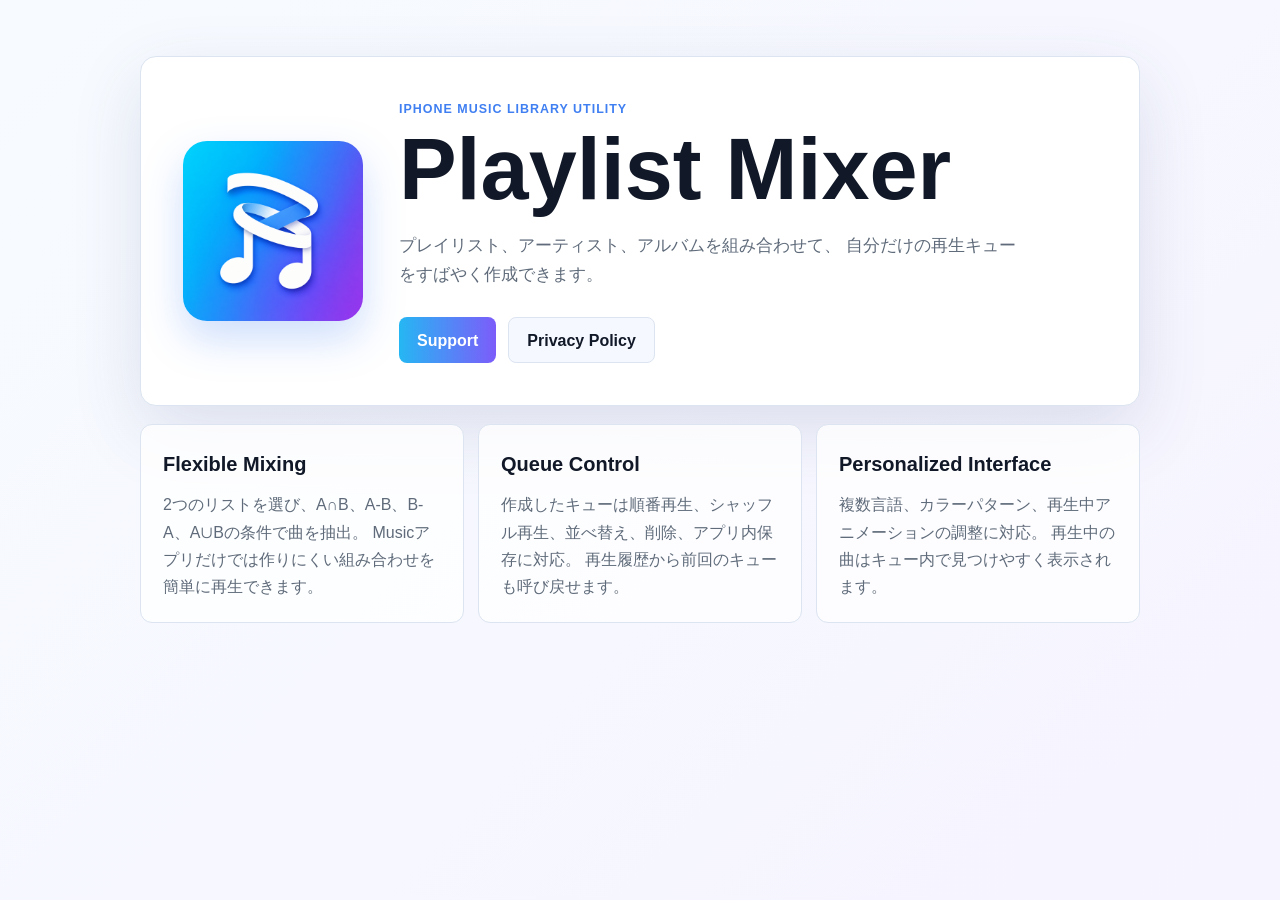
<file: docs/index.html>
<!doctype html>
<html lang="ja">
  <head>
    <meta charset="utf-8">
    <meta name="viewport" content="width=device-width, initial-scale=1">
    <meta
      name="description"
      content="Playlist Mixerは、Musicライブラリのプレイリスト、アーティスト、アルバムを組み合わせて再生キューを作成できるiPhoneアプリです。"
    >
    <title>Playlist Mixer</title>
    <link rel="stylesheet" href="./styles.css">
  </head>
  <body>
    <main class="page-shell">
      <section class="hero">
        <img class="app-icon" src="./assets/app-icon.png" alt="Playlist Mixer app icon">
        <div class="hero-copy">
          <p class="eyebrow">iPhone Music Library Utility</p>
          <h1>Playlist Mixer</h1>
          <p class="lead">
            プレイリスト、アーティスト、アルバムを組み合わせて、
            自分だけの再生キューをすばやく作成できます。
          </p>
          <div class="actions">
            <a class="button primary" href="./support.html">Support</a>
            <a class="button secondary" href="./privacy.html">Privacy Policy</a>
          </div>
        </div>
      </section>

      <section class="content-grid" aria-label="Features">
        <article>
          <h2>Flexible Mixing</h2>
          <p>
            2つのリストを選び、A∩B、A-B、B-A、A∪Bの条件で曲を抽出。
            Musicアプリだけでは作りにくい組み合わせを簡単に再生できます。
          </p>
        </article>
        <article>
          <h2>Queue Control</h2>
          <p>
            作成したキューは順番再生、シャッフル再生、並べ替え、削除、アプリ内保存に対応。
            再生履歴から前回のキューも呼び戻せます。
          </p>
        </article>
        <article>
          <h2>Personalized Interface</h2>
          <p>
            複数言語、カラーパターン、再生中アニメーションの調整に対応。
            再生中の曲はキュー内で見つけやすく表示されます。
          </p>
        </article>
      </section>
    </main>
  </body>
</html>
</file>
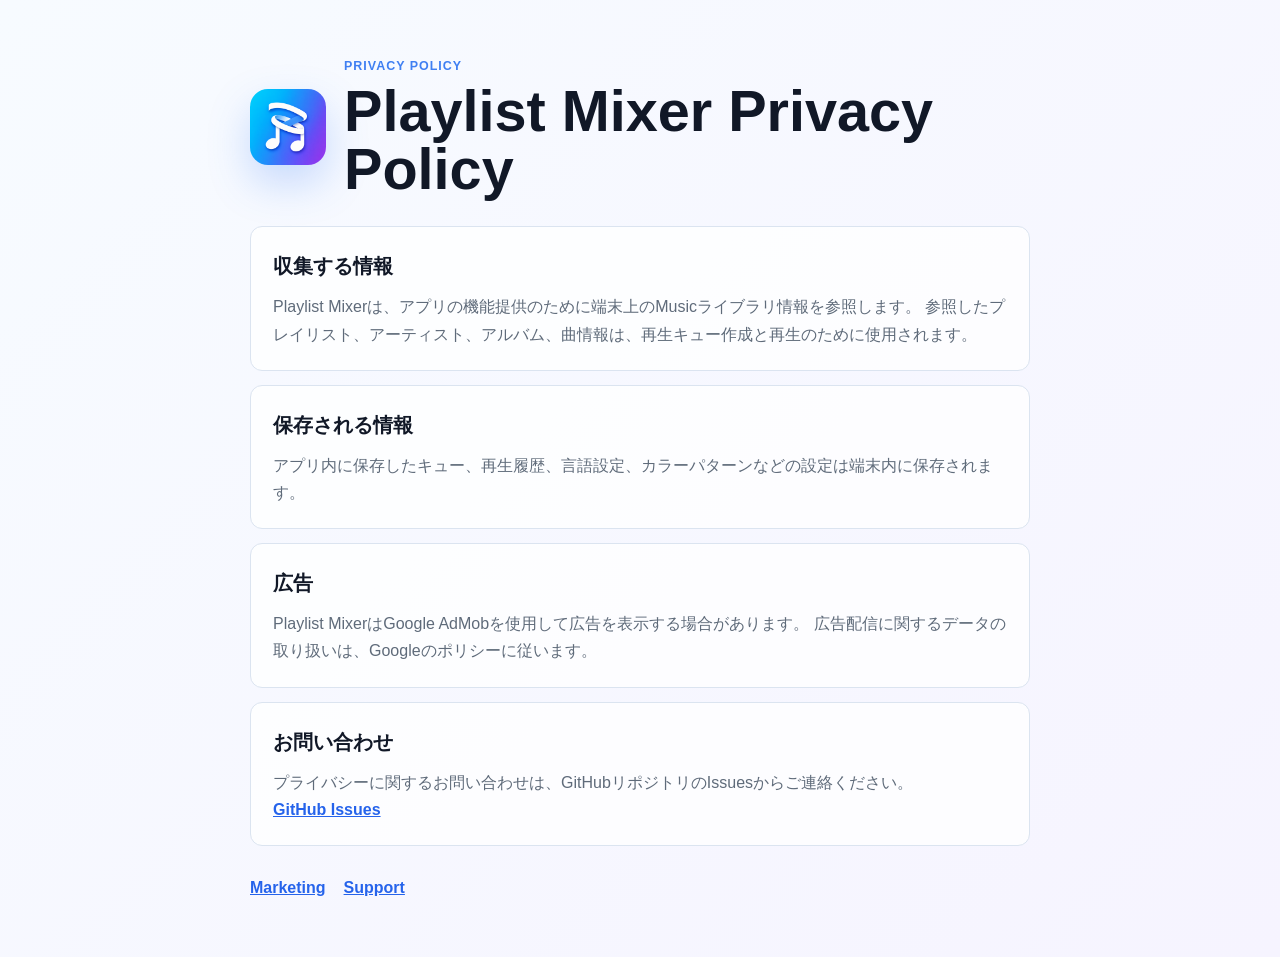
<file: docs/privacy.html>
<!doctype html>
<html lang="ja">
  <head>
    <meta charset="utf-8">
    <meta name="viewport" content="width=device-width, initial-scale=1">
    <meta name="description" content="Playlist Mixerのプライバシーポリシーです。">
    <title>Playlist Mixer Privacy Policy</title>
    <link rel="stylesheet" href="./styles.css">
  </head>
  <body>
    <main class="page-shell narrow">
      <header class="page-header">
        <img class="small-icon" src="./assets/app-icon.png" alt="Playlist Mixer app icon">
        <div>
          <p class="eyebrow">Privacy Policy</p>
          <h1>Playlist Mixer Privacy Policy</h1>
        </div>
      </header>

      <section class="support-section">
        <h2>収集する情報</h2>
        <p>
          Playlist Mixerは、アプリの機能提供のために端末上のMusicライブラリ情報を参照します。
          参照したプレイリスト、アーティスト、アルバム、曲情報は、再生キュー作成と再生のために使用されます。
        </p>
      </section>

      <section class="support-section">
        <h2>保存される情報</h2>
        <p>
          アプリ内に保存したキュー、再生履歴、言語設定、カラーパターンなどの設定は端末内に保存されます。
        </p>
      </section>

      <section class="support-section">
        <h2>広告</h2>
        <p>
          Playlist MixerはGoogle AdMobを使用して広告を表示する場合があります。
          広告配信に関するデータの取り扱いは、Googleのポリシーに従います。
        </p>
      </section>

      <section class="support-section">
        <h2>お問い合わせ</h2>
        <p>
          プライバシーに関するお問い合わせは、GitHubリポジトリのIssuesからご連絡ください。
        </p>
        <p>
          <a href="https://github.com/yamtomworks/PlayListMixer/issues">GitHub Issues</a>
        </p>
      </section>

      <nav class="footer-nav">
        <a href="./index.html">Marketing</a>
        <a href="./support.html">Support</a>
      </nav>
    </main>
  </body>
</html>
</file>
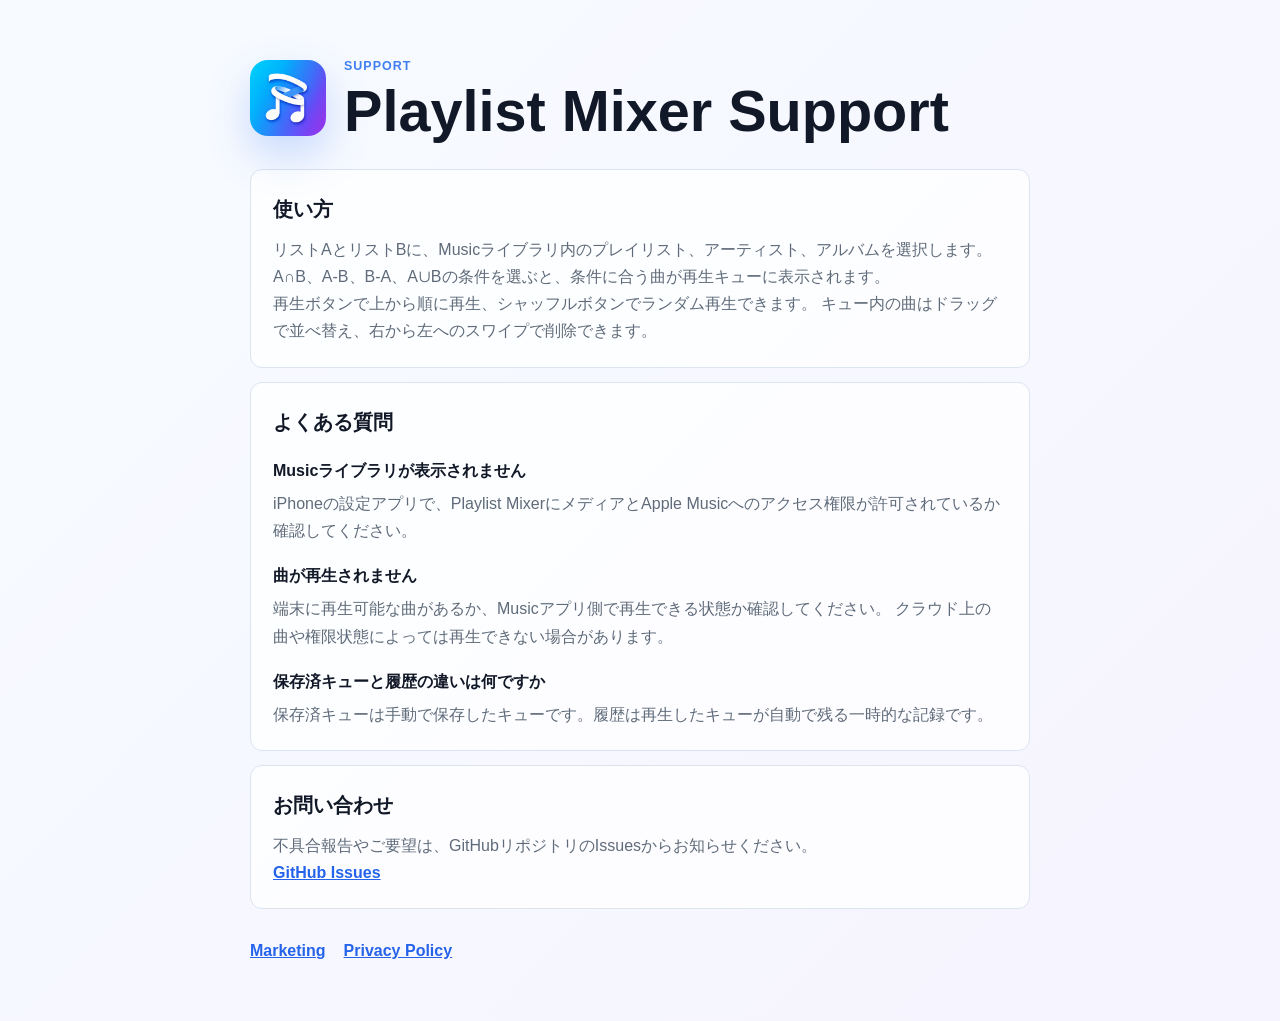
<file: docs/support.html>
<!doctype html>
<html lang="ja">
  <head>
    <meta charset="utf-8">
    <meta name="viewport" content="width=device-width, initial-scale=1">
    <meta
      name="description"
      content="Playlist Mixerのサポートページです。使い方、よくある質問、お問い合わせ方法を掲載しています。"
    >
    <title>Playlist Mixer Support</title>
    <link rel="stylesheet" href="./styles.css">
  </head>
  <body>
    <main class="page-shell narrow">
      <header class="page-header">
        <img class="small-icon" src="./assets/app-icon.png" alt="Playlist Mixer app icon">
        <div>
          <p class="eyebrow">Support</p>
          <h1>Playlist Mixer Support</h1>
        </div>
      </header>

      <section class="support-section">
        <h2>使い方</h2>
        <p>
          リストAとリストBに、Musicライブラリ内のプレイリスト、アーティスト、アルバムを選択します。
          A∩B、A-B、B-A、A∪Bの条件を選ぶと、条件に合う曲が再生キューに表示されます。
        </p>
        <p>
          再生ボタンで上から順に再生、シャッフルボタンでランダム再生できます。
          キュー内の曲はドラッグで並べ替え、右から左へのスワイプで削除できます。
        </p>
      </section>

      <section class="support-section">
        <h2>よくある質問</h2>
        <h3>Musicライブラリが表示されません</h3>
        <p>
          iPhoneの設定アプリで、Playlist MixerにメディアとApple Musicへのアクセス権限が許可されているか確認してください。
        </p>
        <h3>曲が再生されません</h3>
        <p>
          端末に再生可能な曲があるか、Musicアプリ側で再生できる状態か確認してください。
          クラウド上の曲や権限状態によっては再生できない場合があります。
        </p>
        <h3>保存済キューと履歴の違いは何ですか</h3>
        <p>
          保存済キューは手動で保存したキューです。履歴は再生したキューが自動で残る一時的な記録です。
        </p>
      </section>

      <section class="support-section">
        <h2>お問い合わせ</h2>
        <p>
          不具合報告やご要望は、GitHubリポジトリのIssuesからお知らせください。
        </p>
        <p>
          <a href="https://github.com/yamtomworks/PlayListMixer/issues">GitHub Issues</a>
        </p>
      </section>

      <nav class="footer-nav">
        <a href="./index.html">Marketing</a>
        <a href="./privacy.html">Privacy Policy</a>
      </nav>
    </main>
  </body>
</html>
</file>
<file: docs/styles.css>
:root {
  color-scheme: light;
  --ink: #111827;
  --muted: #5f6b7a;
  --line: #dbe4f0;
  --surface: #ffffff;
  --wash: #f5f8ff;
  --cyan: #25b7f3;
  --violet: #7c5cfa;
  --mix: #3f7ff2;
}

* {
  box-sizing: border-box;
}

body {
  margin: 0;
  min-height: 100vh;
  color: var(--ink);
  background: linear-gradient(135deg, #f7fbff 0%, #f6f4ff 100%);
  font-family: -apple-system, BlinkMacSystemFont, "Segoe UI", sans-serif;
  line-height: 1.7;
}

a {
  color: #2563eb;
  font-weight: 700;
}

.page-shell {
  width: min(1040px, 100%);
  margin: 0 auto;
  padding: 56px 20px;
}

.page-shell.narrow {
  width: min(820px, 100%);
}

.hero {
  display: grid;
  grid-template-columns: 180px 1fr;
  gap: 36px;
  align-items: center;
  padding: 42px;
  background: var(--surface);
  border: 1px solid var(--line);
  border-radius: 16px;
  box-shadow: 0 24px 70px rgba(56, 74, 120, 0.14);
}

.app-icon,
.small-icon {
  display: block;
  width: 100%;
  border-radius: 24px;
  box-shadow: 0 18px 42px rgba(63, 127, 242, 0.26);
}

.small-icon {
  width: 76px;
  border-radius: 18px;
}

.eyebrow {
  margin: 0 0 6px;
  color: var(--mix);
  font-size: 0.78rem;
  font-weight: 800;
  letter-spacing: 0.08em;
  text-transform: uppercase;
}

h1 {
  margin: 0;
  font-size: clamp(2.4rem, 7vw, 5.4rem);
  line-height: 1;
  letter-spacing: 0;
}

.page-header h1 {
  font-size: clamp(2rem, 6vw, 3.6rem);
}

h2 {
  margin: 0 0 10px;
  font-size: 1.25rem;
}

h3 {
  margin: 18px 0 6px;
  font-size: 1rem;
}

p {
  margin: 0;
}

.lead {
  max-width: 620px;
  margin-top: 18px;
  color: var(--muted);
  font-size: 1.08rem;
}

.actions {
  display: flex;
  flex-wrap: wrap;
  gap: 12px;
  margin-top: 28px;
}

.button {
  display: inline-flex;
  min-height: 46px;
  align-items: center;
  justify-content: center;
  padding: 0 18px;
  border-radius: 8px;
  text-decoration: none;
}

.button.primary {
  color: white;
  background: linear-gradient(90deg, var(--cyan), var(--violet));
}

.button.secondary {
  color: var(--ink);
  background: var(--wash);
  border: 1px solid var(--line);
}

.content-grid {
  display: grid;
  grid-template-columns: repeat(3, 1fr);
  gap: 14px;
  margin-top: 18px;
}

.content-grid article,
.support-section {
  padding: 22px;
  background: rgba(255, 255, 255, 0.82);
  border: 1px solid var(--line);
  border-radius: 12px;
}

.content-grid p,
.support-section p {
  color: var(--muted);
}

.page-header {
  display: flex;
  gap: 18px;
  align-items: center;
  margin-bottom: 28px;
}

.support-section + .support-section {
  margin-top: 14px;
}

.footer-nav {
  display: flex;
  gap: 18px;
  margin-top: 28px;
}

@media (max-width: 720px) {
  .page-shell {
    padding: 28px 14px;
  }

  .hero {
    grid-template-columns: 1fr;
    padding: 26px;
  }

  .app-icon {
    width: 132px;
  }

  .content-grid {
    grid-template-columns: 1fr;
  }
}
</file>
